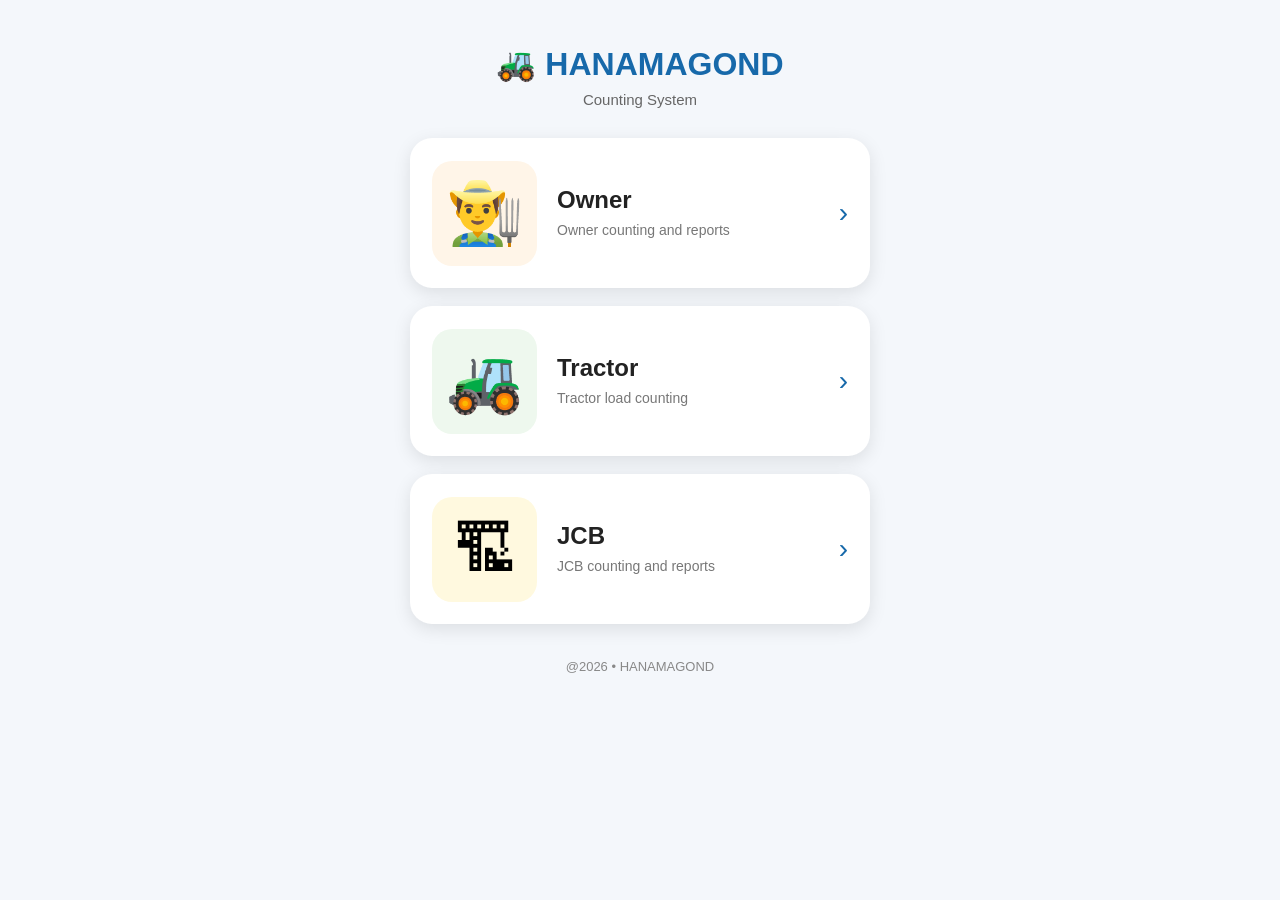
<file: index.html>
<!DOCTYPE html>
<html lang="en">

<head>
    <meta charset="UTF-8">

    <meta name="viewport"
        content="width=device-width, initial-scale=1.0">

    <meta name="theme-color"
        content="#1769aa">

    <meta name="description"
        content="Hanamagond Counting System">
        <link rel="manifest" href="./manifest.json">
<link rel="icon" href="./icons/icon-192.png" type="image/png">

    <title>Hanamagond</title>

    <style>
        * {
            box-sizing: border-box;
            margin: 0;
            padding: 0;
        }

        body {
            font-family: Arial, sans-serif;
            background: #f4f7fb;
            min-height: 100vh;
            display: flex;
            justify-content: center;
        }

        .app {
            width: 100%;
            max-width: 500px;
            min-height: 100vh;
            padding: 20px;
        }

        .header {
            text-align: center;
            padding: 25px 10px 30px;
        }

        .logo {
            font-size: 32px;
            font-weight: 800;
            color: #1769aa;
            margin-bottom: 8px;
        }

        .subtitle {
            font-size: 15px;
            color: #666;
        }

        .menu {
            display: flex;
            flex-direction: column;
            gap: 18px;
        }

        .menu-card {
            width: 100%;
            min-height: 150px;
            border: none;
            border-radius: 22px;
            background: white;
            box-shadow: 0 5px 18px rgba(0, 0, 0, 0.10);
            cursor: pointer;
            display: flex;
            align-items: center;
            padding: 22px;
            text-align: left;
            transition: transform 0.15s ease,
                        box-shadow 0.15s ease;
        }

        .menu-card:active {
            transform: scale(0.97);
        }

        .sticker {
            width: 105px;
            height: 105px;
            border-radius: 20px;
            background: #f1f6fb;
            display: flex;
            align-items: center;
            justify-content: center;
            font-size: 62px;
            flex-shrink: 0;
            margin-right: 20px;
        }

        .menu-content {
            flex: 1;
        }

        .menu-title {
            font-size: 24px;
            font-weight: 800;
            color: #222;
            margin-bottom: 7px;
        }

        .menu-description {
            font-size: 14px;
            color: #777;
            line-height: 1.4;
        }

        .arrow {
            font-size: 28px;
            color: #1769aa;
            margin-left: 8px;
        }

        .owner .sticker {
            background: #fff5e8;
        }

        .tractor .sticker {
            background: #eef8ee;
        }

        .jcb .sticker {
            background: #fff9df;
        }

        footer {
            text-align: center;
            padding: 35px 0 20px;
            color: #888;
            font-size: 13px;
        }

        @media (max-width: 380px) {

            .menu-card {
                min-height: 130px;
                padding: 16px;
            }

            .sticker {
                width: 85px;
                height: 85px;
                font-size: 50px;
                margin-right: 15px;
            }

            .menu-title {
                font-size: 21px;
            }
        }
    </style>
</head>

<body>

    <main class="app">

        <!-- HEADER -->

        <header class="header">

            <div class="logo">
                🚜 HANAMAGOND
            </div>

            <div class="subtitle">
                Counting System
            </div>

        </header>


        <!-- MAIN MENU -->

        <section class="menu">

            <!-- OWNER -->

            <button
                class="menu-card owner"
                onclick="openOwner()">

                <div class="sticker">
                    👨‍🌾
                </div>

                <div class="menu-content">

                    <div class="menu-title">
                        Owner
                    </div>

                    <div class="menu-description">
                        Owner counting and reports
                    </div>

                </div>

                <div class="arrow">
                    ›
                </div>

            </button>


            <!-- TRACTOR -->

            <button
                class="menu-card tractor"
                onclick="openTractor()">

                <div class="sticker">
                    🚜
                </div>

                <div class="menu-content">

                    <div class="menu-title">
                        Tractor
                    </div>

                    <div class="menu-description">
                        Tractor load counting
                    </div>

                </div>

                <div class="arrow">
                    ›
                </div>

            </button>


            <!-- JCB -->

            <button
                class="menu-card jcb"
                onclick="openJCB()">

                <div class="sticker">
                    🏗
                </div>

                <div class="menu-content">

                    <div class="menu-title">
                        JCB
                    </div>

                    <div class="menu-description">
                        JCB counting and reports
                    </div>

                </div>

                <div class="arrow">
                    ›
                </div>

            </button>

        </section>


        <!-- FOOTER -->

        <footer>
            @2026 • HANAMAGOND
        </footer>

    </main>


    <script>

        function openOwner() {

            window.location.href =
                "login.html";

        }


        function openTractor() {

            /*
             * THIS OPENS YOUR EXISTING
             * TRACTOR APPLICATION.
             *
             * DO NOT CHANGE YOUR TRACTOR CODE.
             */

            window.location.href =
                "tractor.html";

        }


        function openJCB() {

            window.location.href =
                "jcb.html";

        }

    </script>
    <script>
if ("serviceWorker" in navigator) {
    window.addEventListener("load", function () {
        navigator.serviceWorker.register("./service-worker.js")
            .then(function () {
                console.log("Service Worker registered successfully");
            })
            .catch(function (error) {
                console.error("Service Worker registration failed:", error);
            });
    });
}
</script>

</body>

</html>
</file>
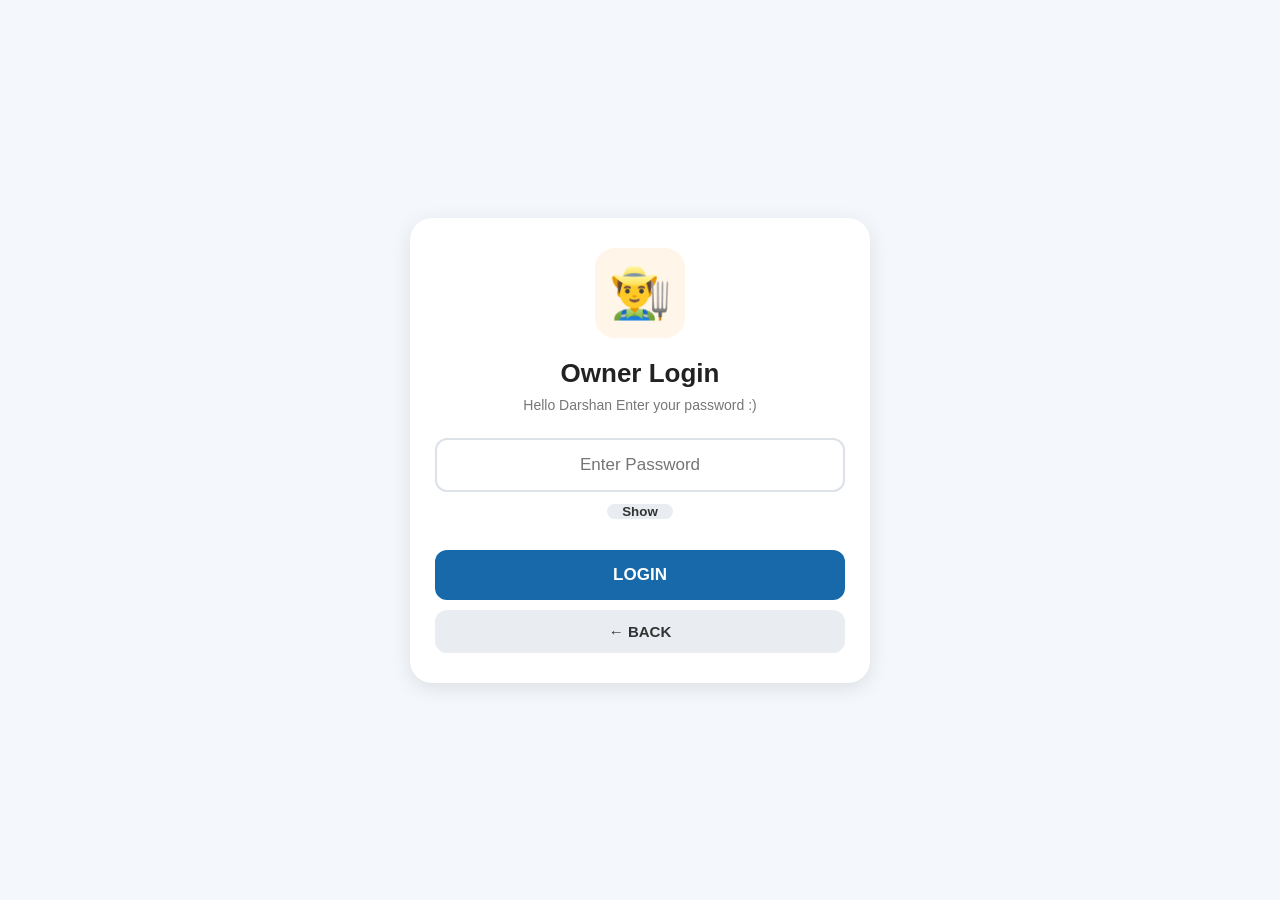
<file: login.html>
<!DOCTYPE html>
<html lang="en">

<head>
    <meta charset="UTF-8">

    <meta name="viewport"
        content="width=device-width, initial-scale=1.0">

    <meta name="theme-color"
        content="#1769aa">

    <title>Owner Login</title>

    <style>

        * {
            box-sizing: border-box;
            margin: 0;
            padding: 0;
        }

        body {
            font-family: Arial, sans-serif;
            background: #f4f7fb;
            min-height: 100vh;
            display: flex;
            justify-content: center;
            align-items: center;
        }

        .login-container {
            width: 100%;
            max-width: 500px;
            padding: 20px;
        }

        .login-box {
            background: white;
            border-radius: 22px;
            padding: 30px 25px;
            box-shadow: 0 5px 20px rgba(0,0,0,0.10);
            text-align: center;
        }

        .icon {
            width: 90px;
            height: 90px;
            border-radius: 20px;
            background: #fff5e8;
            display: flex;
            align-items: center;
            justify-content: center;
            font-size: 50px;
            margin: 0 auto 20px;
        }

        h1 {
            font-size: 26px;
            color: #222;
            margin-bottom: 8px;
        }

        .subtitle {
            color: #777;
            font-size: 14px;
            margin-bottom: 25px;
        }

        input {
            width: 100%;
            padding: 15px;
            border: 2px solid #dce2e8;
            border-radius: 12px;
            font-size: 17px;
            outline: none;
            text-align: center;
            margin-bottom: 10px;
        }

        input:focus {
            border-color: #1769aa;
        }

        .error {
            color: #d93025;
            font-size: 14px;
            font-weight: bold;
            min-height: 20px;
            margin-bottom: 10px;
        }

        .login-button {
            width: 100%;
            padding: 15px;
            border: none;
            border-radius: 12px;
            background: #1769aa;
            color: white;
            font-size: 17px;
            font-weight: 800;
            cursor: pointer;
        }

        .back-button {
            width: 100%;
            padding: 13px;
            border: none;
            border-radius: 12px;
            background: #e9edf2;
            color: #333;
            font-size: 15px;
            font-weight: 700;
            cursor: pointer;
            margin-top: 10px;
        }
        .password-box {
    display: flex;
    gap: 8px;
    margin-bottom: 10px;
}

.password-box input {
    flex: 1;
    margin-bottom: 0;
}

#showBtn {
    padding: 0 15px;
    border: none;
    border-radius: 12px;
    background: #e9edf2;
    color: #333;
    font-weight: 700;
    cursor: pointer;
}

    </style>

</head>

<body>

<div class="login-container">

    <div class="login-box">

        <div class="icon">
            👨‍🌾
        </div>

        <h1>
             Owner Login
        </h1>

        <div class="subtitle">
            Hello Darshan Enter your password :)
        </div>

        <input
            type="password"
            id="password"
            placeholder="Enter Password"
            autocomplete="off">
             <button type="button" onclick="togglePassword()" id="showBtn">Show</button>

        <div
            class="error"
            id="error">
        </div>

        <button
            class="login-button"
            onclick="login()">

            LOGIN

        </button>

        <button
            class="back-button"
            onclick="goBack()">

            ← BACK

        </button>

    </div>

</div>


<script>

function login() {

    const password =
        document.getElementById("password").value;

    const error =
        document.getElementById("error");

    if (password === "10088001") {

        window.location.href =
            "owner.html";

    } else {

        error.textContent =
            "Enter correct Password, Why are you Sleeping :)";

        document.getElementById(
            "password"
        ).value = "";

        document.getElementById(
            "password"
        ).focus();

    }

}


document.getElementById(
    "password"
).addEventListener(
    "keydown",
    function(event) {

        if (event.key === "Enter") {
            login();
        }

    }
);


function goBack() {

    window.location.href =
        "index.html";

}
function togglePassword() {
    const password = document.getElementById("password");
    const showBtn = document.getElementById("showBtn");

    if (password.type === "password") {
        password.type = "text";
        showBtn.textContent = "Hide";
    } else {
        password.type = "password";
        showBtn.textContent = "Show";
    }
}

</script>


</body>

</html>
</file>
